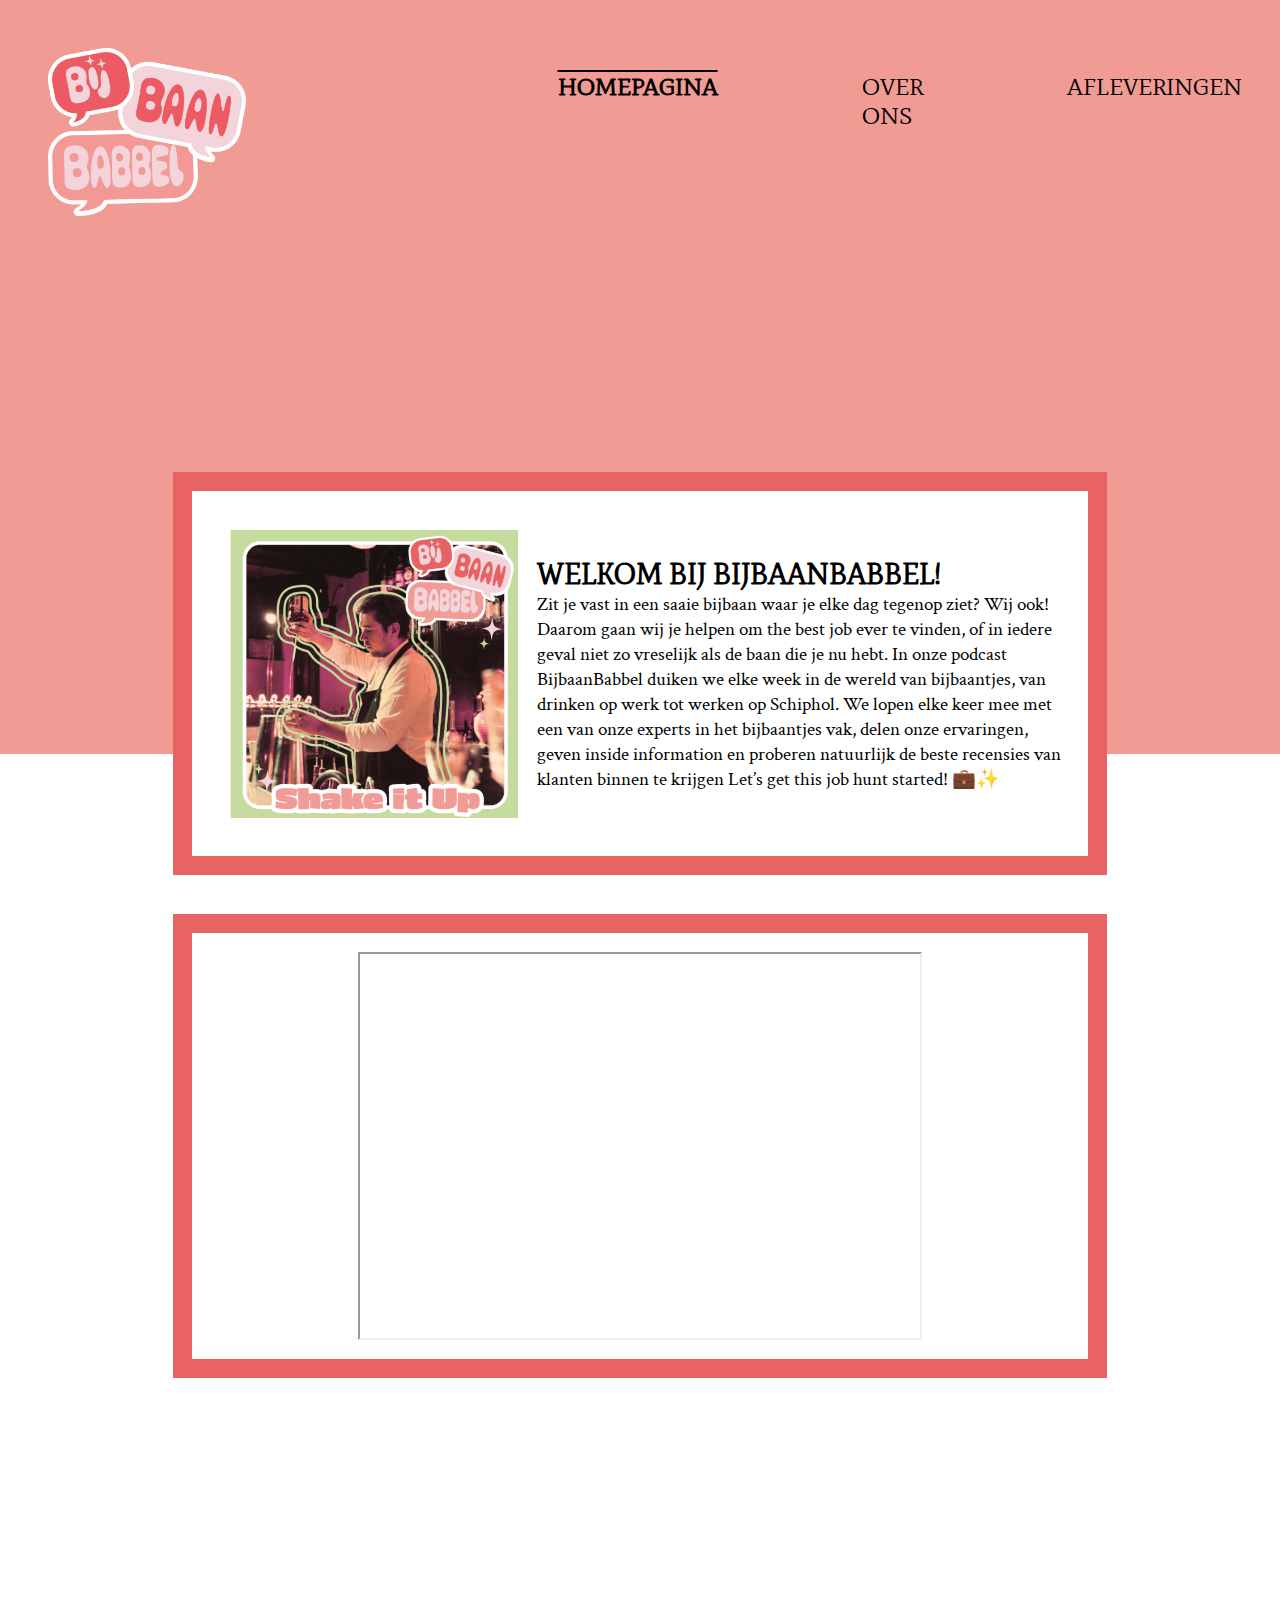
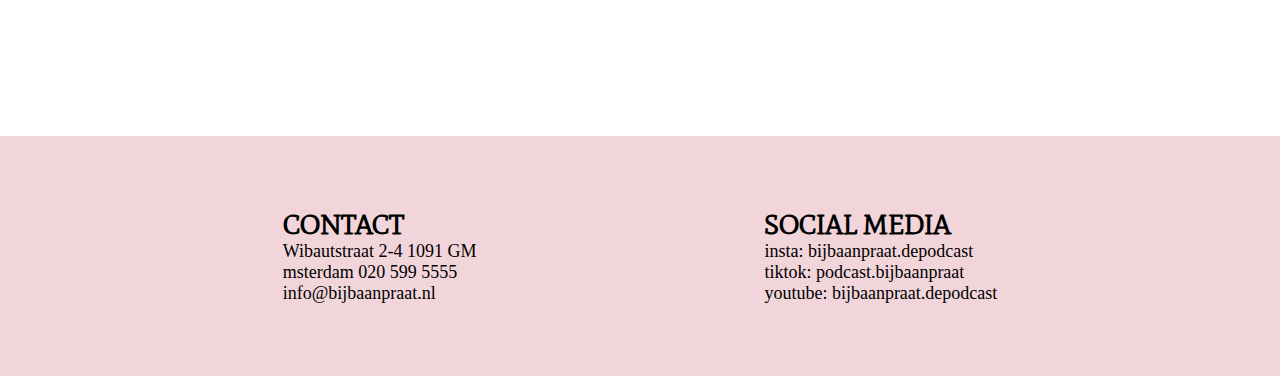
<file: index.html>
<!DOCTYPE html>
<html lang="nl">

<head>
    <meta charset="UTF-8">
    <meta name="viewport" content="width=device-width, initial-scale=1.0">
    <title>BijbaanBabbel</title>
    <link rel="stylesheet" href="style/podcast.css">

</head>

<body>
    <header>
        <img src="img/logo.png" alt="logo">
        <nav>
            <ul>
                <li><a class="huidig" href="index.html">homepagina</a></li>
                <li><a href="overons.html">over ons</a></li>
                <li><a href="afleveringen.html">afleveringen</a></li>
            </ul>
        </nav>
    </header>
    <main id="podcast">
        <h1>homepagina</h1>
        <div>
            <img src="img/bar.png" alt="bar foto">
            <article>
                <h2>Welkom bij Bijbaanbabbel!</h2>
                <p>Zit je vast in een saaie bijbaan waar je elke dag tegenop ziet? Wij ook! Daarom gaan wij je helpen om
                    the
                    best job ever te vinden, of in iedere geval niet zo vreselijk als de baan die je nu hebt.
                    In onze podcast BijbaanBabbel duiken we elke week in de wereld van bijbaantjes, van drinken op werk
                    tot
                    werken op Schiphol.
                    We lopen elke keer mee met een van onze experts in het bijbaantjes vak, delen onze ervaringen, geven
                    inside information en proberen natuurlijk de beste recensies van klanten binnen te krijgen
                    Let’s get this job hunt started! 💼✨
                </p>
            </article>
        </div>

        <div>
            <iframe width="560" height="315" src="https://www.youtube.com/embed/_AzrWgLuKN0?si=2oM8kexn6m_iwkJ3"
                title="YouTube video player"
                allow="accelerometer; autoplay; clipboard-write; encrypted-media; gyroscope; picture-in-picture; web-share"
                referrerpolicy="strict-origin-when-cross-origin" allowfullscreen></iframe>
        </div>
    </main>
    <footer>
        <div>
            <h2>contact</h2>
            <ul>
                <li>Wibautstraat 2-4 1091 GM</li>
                <li>msterdam 020 599 5555</li>
                <li>info@bijbaanpraat.nl</li>
            </ul>
        </div>
        <div>
            <h2>social media</h2>
            <ul>
                <li>insta: bijbaanpraat.depodcast</li>
                <li>tiktok: podcast.bijbaanpraat</li>
                <li>youtube: bijbaanpraat.depodcast</li>
            </ul>
        </div>
    </footer>
</body>

</html>
</file>
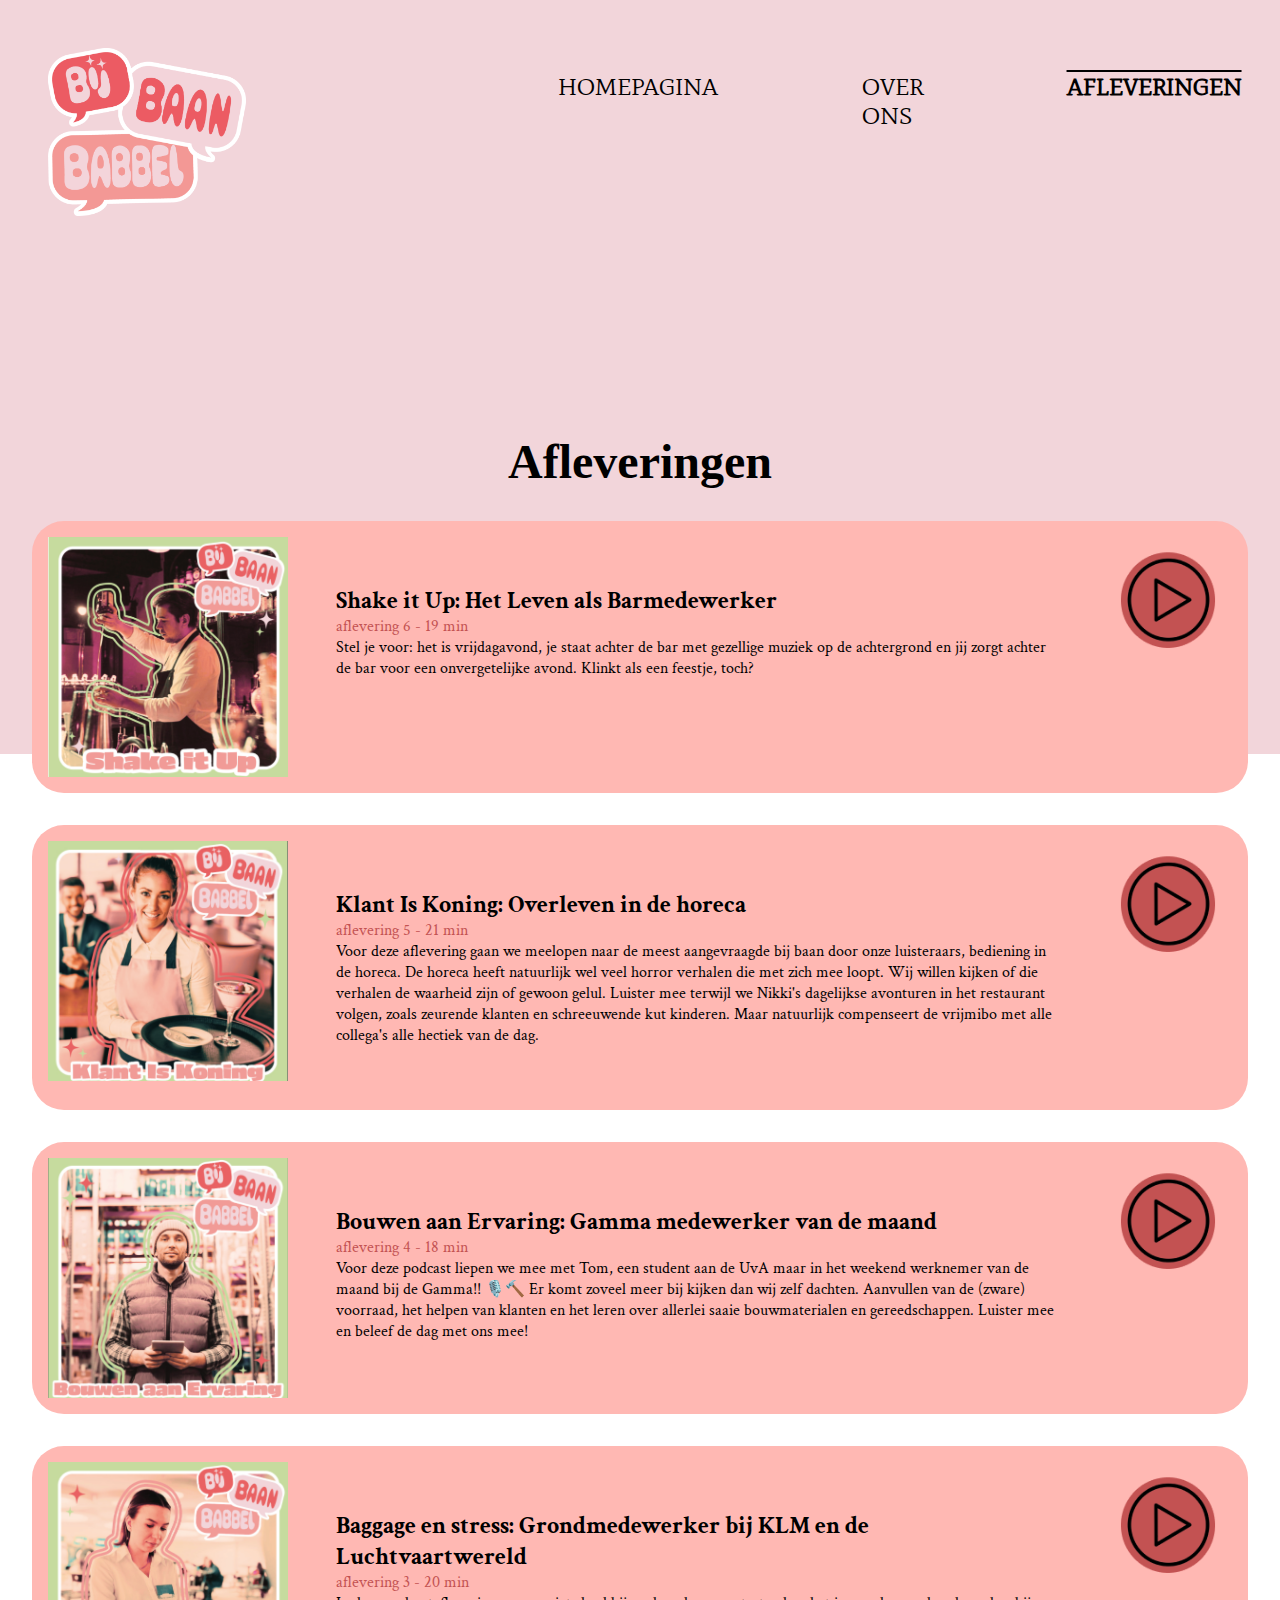
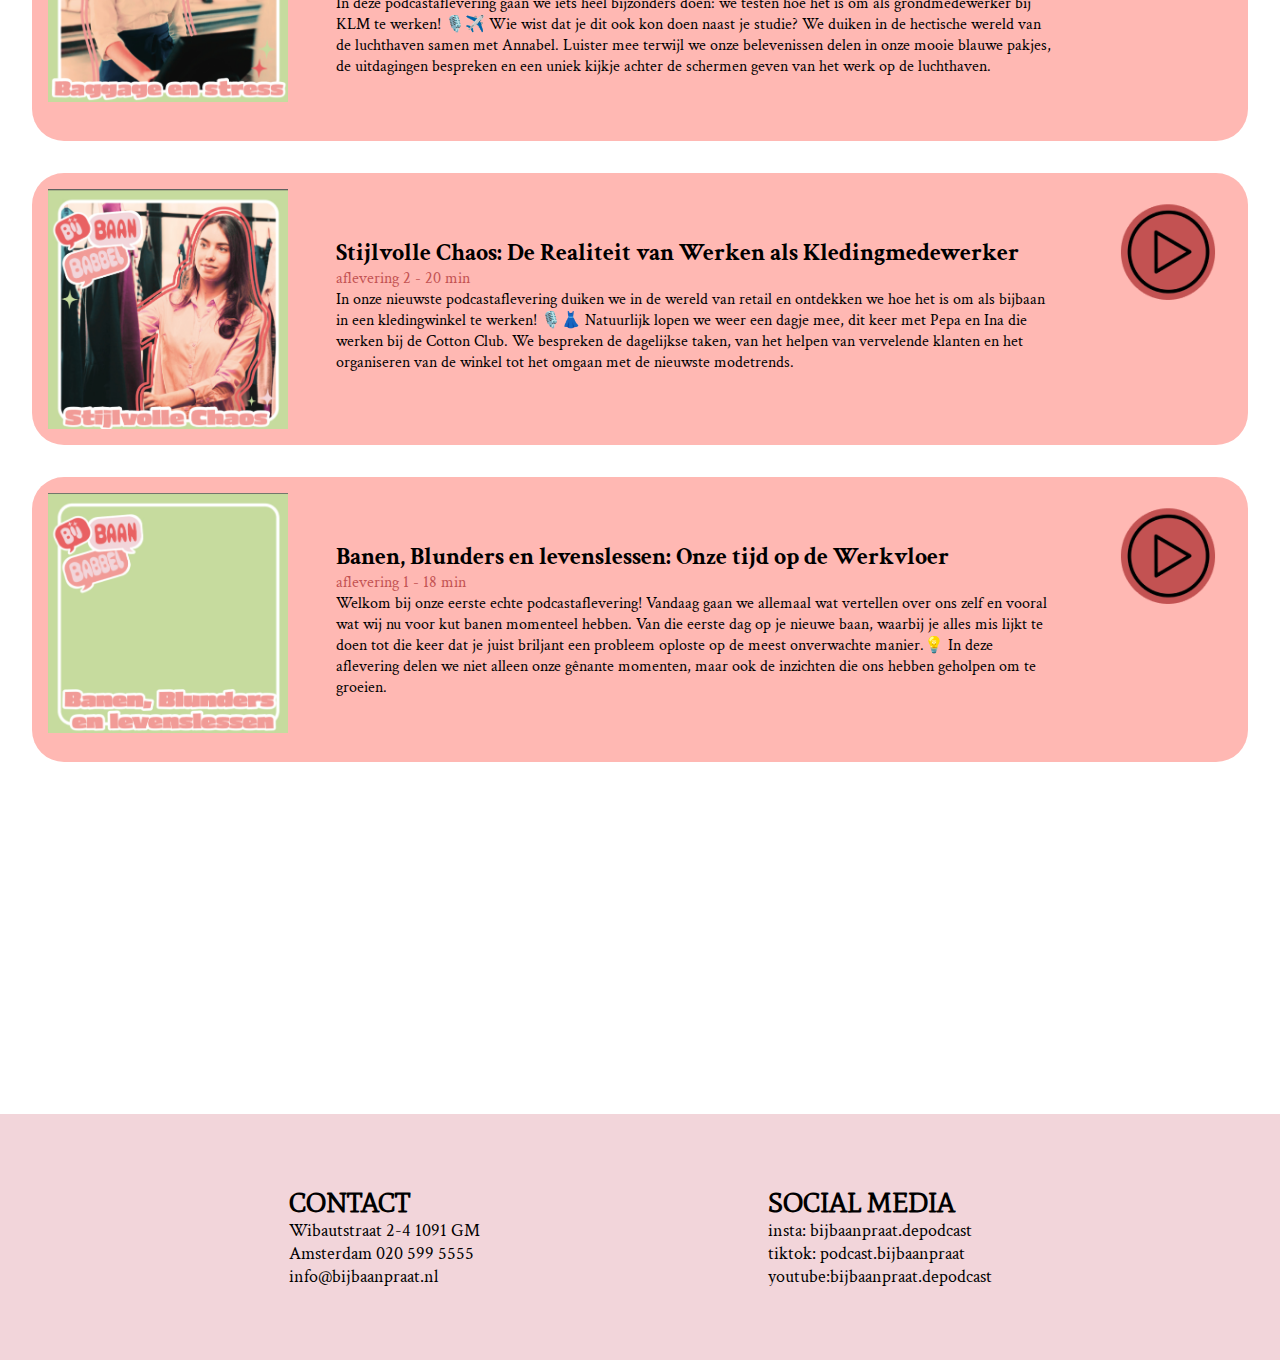
<file: afleveringen.html>
<!DOCTYPE html>
<html lang="nl">

<head>
    <meta charset="UTF-8">
    <meta name="viewport" content="width=device-width, initial-scale=1.0">
    <title>BijbaanBabbel</title>
    <link rel="stylesheet" href="style/podcast.css">
</head>

<body>
    <header id="headerlicht">
        <img src="img/logo.png" alt="logo">
        <nav>
            <ul>
                <li><a href="index.html">homepagina</a></li>
                <li><a href="overons.html">over ons</a></li>
                <li><a class="huidig" href="afleveringen.html">afleveringen</a></li>
            </ul>
        </nav>
    </header>
    <main id="afleveringen">
        <h1>Afleveringen</h1>
        <article>
            <img src="img/bar.png" alt="barman">
            <div>
                <h2>Shake it Up: Het Leven als Barmedewerker</h2>
                <p class="aflevering">aflevering 6 - 19 min</p>
                <p>Stel je voor: het is vrijdagavond, je staat achter de bar met gezellige muziek op de achtergrond en
                    jij zorgt achter de bar voor een onvergetelijke avond. Klinkt als een feestje, toch?</p>
            </div>
            <a href="https://open.spotify.com/"><img src="img/play.png" alt="playknop"></a>
        </article>
        <article>
            <img src="img/serveren.png" alt="horeca">
            <div>
                <h2>Klant Is Koning: Overleven in de horeca</h2>
                <p class="aflevering">aflevering 5 - 21 min</p>
                <p>Voor deze aflevering gaan we meelopen naar de meest aangevraagde bij baan door onze luisteraars,
                    bediening in de horeca. De horeca heeft natuurlijk wel veel horror verhalen die met zich mee loopt.
                    Wij willen kijken of die verhalen de waarheid zijn of gewoon gelul. Luister mee terwijl we Nikki's
                    dagelijkse avonturen in het restaurant volgen, zoals zeurende klanten en schreeuwende kut kinderen.
                    Maar natuurlijk compenseert de vrijmibo met alle collega's alle hectiek van de dag. </p>
            </div>
            <a href="https://open.spotify.com/"><img src="img/play.png" alt="playknop"></a>
        </article>
        <article>
            <img src="img/bouw.png" alt="bouwwinkel">
            <div>
                <h2>Bouwen aan Ervaring: Gamma medewerker van de maand</h2>
                <p class="aflevering">aflevering 4 - 18 min</p>
                <p>Voor deze podcast liepen we mee met Tom, een student aan de UvA maar in het weekend werknemer van de
                    maand bij de Gamma!! 🎙️🔨
                    Er komt zoveel meer bij kijken dan wij zelf dachten. Aanvullen van de (zware) voorraad, het helpen
                    van klanten en het leren over allerlei saaie bouwmaterialen en gereedschappen. Luister mee en beleef
                    de dag met ons mee!</p>
            </div>
            <a href="https://open.spotify.com/"><img src="img/play.png" alt="playknop"></a>
        </article>
        <article>
            <img src="img/klm.png" alt="klm medewerker">
            <div>
                <h2>Baggage en stress: Grondmedewerker bij KLM en de Luchtvaartwereld</h2>
                <p class="aflevering">aflevering 3 - 20 min</p>
                <p>In deze podcastaflevering gaan we iets heel bijzonders doen: we testen hoe het is om als
                    grondmedewerker bij KLM te werken! 🎙️✈️
                    Wie wist dat je dit ook kon doen naast je studie? We duiken in de hectische wereld van de luchthaven
                    samen met Annabel. Luister mee terwijl we onze belevenissen delen in onze mooie blauwe pakjes, de
                    uitdagingen bespreken en een uniek kijkje achter de schermen geven van het werk op de luchthaven.
                </p>
            </div>
            <a href="https://open.spotify.com/"><img src="img/play.png" alt="playknop"></a>
        </article>
        <article>
            <img src="img/kleding.png" alt="Kledingmedewerker">
            <div>
                <h2>Stijlvolle Chaos: De Realiteit van Werken als Kledingmedewerker</h2>
                <p class="aflevering">aflevering 2 - 20 min</p>
                <p>In onze nieuwste podcastaflevering duiken we in de wereld van retail en ontdekken we hoe het is om
                    als bijbaan in een kledingwinkel te werken! 🎙️👗
                    Natuurlijk lopen we weer een dagje mee, dit keer met Pepa en Ina die werken bij de Cotton Club. We
                    bespreken de dagelijkse taken, van het helpen van vervelende klanten en het organiseren van de
                    winkel tot het omgaan met de nieuwste modetrends.</p>
            </div>
            <a href="https://open.spotify.com/"><img src="img/play.png" alt="playknop"></a>
        </article>
        <article>
            <img src="img/eerste.png" alt="eerste aflevering">
            <div>
                <h2>Banen, Blunders en levenslessen: Onze tijd op de Werkvloer</h2>
                <p class="aflevering">aflevering 1 - 18 min</p>
                <p>Welkom bij onze eerste echte podcastaflevering! Vandaag gaan we allemaal wat vertellen over ons zelf
                    en vooral wat wij nu voor kut banen momenteel hebben. Van die eerste dag op je nieuwe baan, waarbij
                    je alles mis lijkt te doen tot die keer dat je juist briljant een probleem oploste op de meest
                    onverwachte manier.💡 In deze aflevering delen we niet alleen onze gênante momenten, maar ook de
                    inzichten die ons hebben geholpen om te groeien.</p>
            </div>
            <a href="https://open.spotify.com/"><img src="img/play.png" alt="playknop"></a>
        </article>

    </main>
    <footer>
        <div>
            <h2>contact</h2>
            <p>Wibautstraat 2-4 1091 GM</p>
            <p>Amsterdam 020 599 5555</p>
            <p>info@bijbaanpraat.nl</p>
        </div>
        <div>
            <h2>social media</h2>
            <p>insta: bijbaanpraat.depodcast</p>
            <p>tiktok: podcast.bijbaanpraat</p>
            <p>youtube:bijbaanpraat.depodcast</p>
        </div>
    </footer>
</body>

</html>
</file>
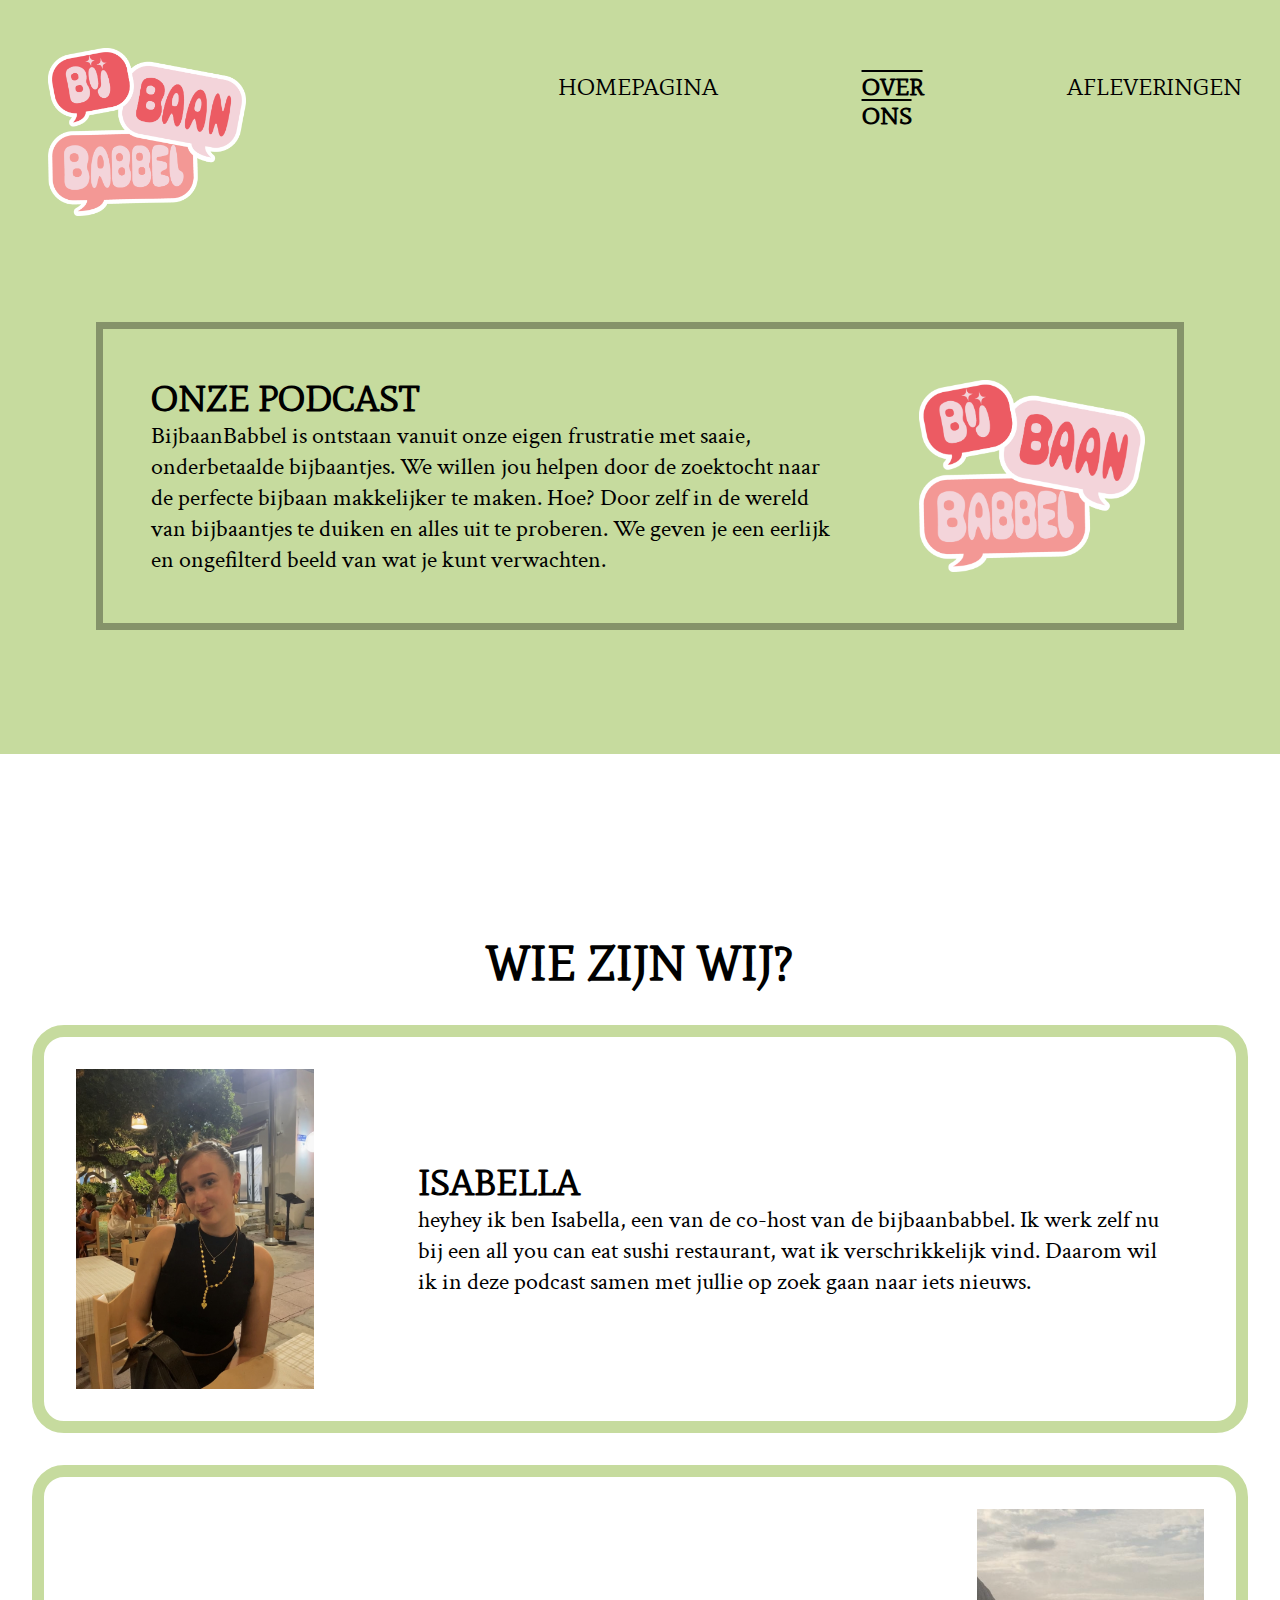
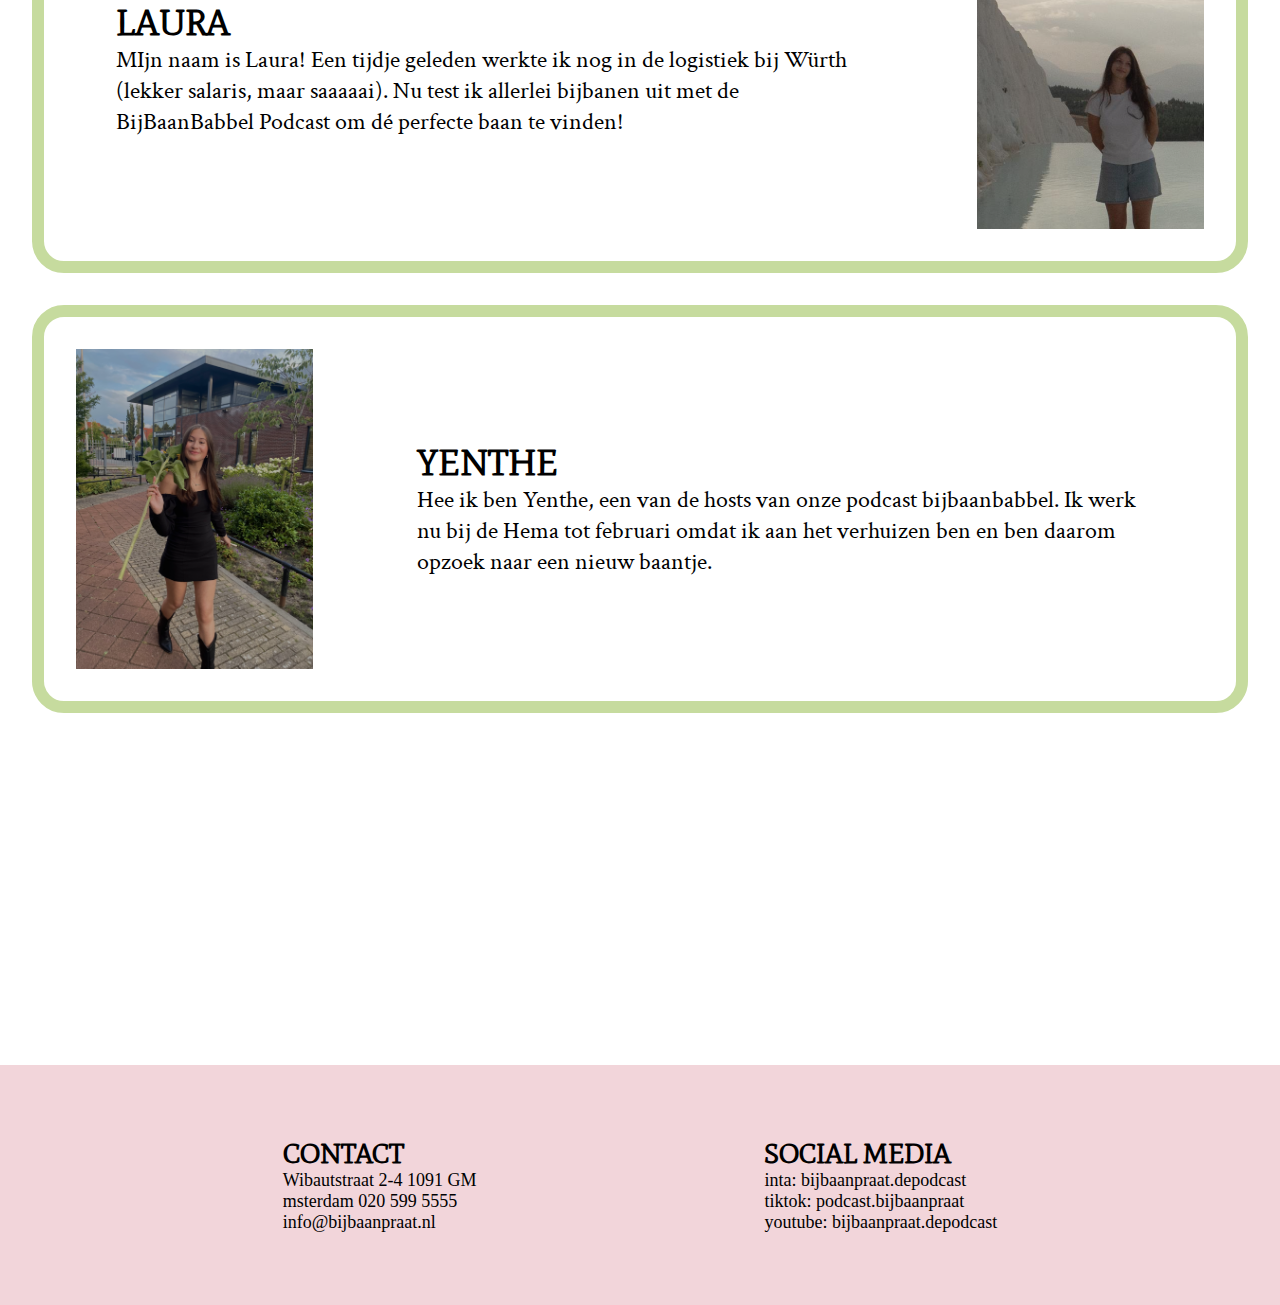
<file: overons.html>
<!DOCTYPE html>
<html lang="nl">

<head>
    <meta charset="UTF-8">
    <meta name="viewport" content="width=device-width, initial-scale=1.0">
    <title>BijbaanBabbel</title>
    <link rel="stylesheet" href="style/podcast.css">
</head>

<body>
    <header id="headerkleurgroen">
        <img src="img/logo.png" alt="logo">
        <nav>
            <ul>
                <li><a href="index.html">homepagina</a></li>
                <li><a class="huidig" href="overons.html">over ons</a></li>
                <li><a href="afleveringen.html">afleveringen</a></li>
            </ul>
        </nav>
    </header>
    <main id="ons">
        <h1>over ons</h1>
        <div id="overons">
            <section>
                <h2>onze podcast</h2>
                <p>
                    BijbaanBabbel is ontstaan vanuit onze eigen frustratie met saaie, onderbetaalde bijbaantjes. We
                    willen jou helpen door de zoektocht naar de perfecte bijbaan makkelijker te maken. Hoe? Door zelf in
                    de wereld van bijbaantjes te duiken en alles uit te proberen. We geven je een eerlijk en ongefilterd
                    beeld van wat je kunt verwachten.
                </p>
            </section>
            <img src="img/logo.png" alt="logo">
        </div>
        <h2 id="wiezijnwij">Wie zijn wij?</h2>
        <div class="wij">
            <img src="img/contentisabella.png" alt="isabella">
            <section>
                <h2>Isabella</h2>
                <p>heyhey ik ben Isabella, een van de co-host van de bijbaanbabbel. Ik werk zelf nu bij een all you can
                    eat sushi restaurant, wat ik verschrikkelijk vind. Daarom wil ik in deze podcast samen met jullie op
                    zoek gaan naar iets nieuws. </p>
            </section>
        </div>
        <div class="wij">
            <section>
                <h2>Laura</h2>
                <p>MIjn naam is Laura! Een tijdje geleden werkte ik nog in de logistiek bij Würth (lekker salaris, maar
                    saaaaai). Nu test ik allerlei bijbanen uit met de BijBaanBabbel Podcast om dé perfecte baan te
                    vinden!</p>
            </section>
            <img src="img/contentlaura.png" alt="laura">
        </div>
        <div class="wij">
            <img src="img/contentyentheklein.png" alt="yenthe">
            <section>
                <h2>Yenthe</h2>
                <p>Hee ik ben Yenthe, een van de hosts van onze podcast bijbaanbabbel. Ik werk nu bij de Hema tot
                    februari omdat ik aan het verhuizen ben en ben daarom opzoek naar een nieuw baantje. </p>
            </section>
        </div>
    </main>
    <footer>
        <div>
            <h2>contact</h2>
            <ul>
                <li>Wibautstraat 2-4 1091 GM</li>
                <li>msterdam 020 599 5555</li>
                <li>info@bijbaanpraat.nl</li>
            </ul>
        </div>
        <div>
            <h2>social media</h2>
            <ul>
                <li>inta: bijbaanpraat.depodcast</li>
                <li>tiktok: podcast.bijbaanpraat</li>
                <li>youtube: bijbaanpraat.depodcast</li>
            </ul>
        </div>
    </footer>
</body>

</html>
</file>
<file: style/podcast.css>
/* font */
@import url('https://fonts.googleapis.com/css2?family=Crimson+Text&family=Libre+Caslon+Display&family=Luckiest+Guy&display=swap');
@import url('https://fonts.googleapis.com/css2?family=Mate:ital@0;1&display=swap');

p {
    font-family: "crimson text";
}

a {
    font-family: "Mate";
    text-transform: uppercase;

}

h2 {
    font-family: "Mate";
    text-transform: uppercase;
}


/* algemeen */
* {
    padding: 0;
    margin: 0;
}

#ons h1 {
    clip: rect(0 0 0 0);
    clip-path: inset(50%);
    height: 1px;
    overflow: hidden;
    position: absolute;
    white-space: nowrap;
    width: 1px;
}

#podcast h1 {
    clip: rect(0 0 0 0);
    clip-path: inset(50%);
    height: 1px;
    overflow: hidden;
    position: absolute;
    white-space: nowrap;
    width: 1px;
}

li{
    list-style: none;
}

/* https://www.a11yproject.com/posts/how-to-hide-content/ */

.huidig {
    font-weight: 1000;
    text-decoration: overline;
}

main {
    position: relative;
    top: -20em;
}

/* fotos  */

header img {
    width: 9em;
    height: 7em;
    padding: 2em;
}

#podcast img {
    width: 15em;
    height: 15em;
    margin: 1em;
}

article img {
    width: 15em;
    height: 15em;
}


#overons img {
    width: 15em;
    height: 12em;
    margin: 2em;
}

#afleveringen a img {
    width: 8em;
    height: 8em;
}

.wij img {
    width: 15em;
    height: 20em;
    margin: 2em;
}



/* header */

nav ul {
    display: flex;
    list-style: none;
    padding-left: 8em;
    padding-bottom: 23em;

}


nav li {
    padding: 3em;

}

header {
    display: flex;
    background-color: #F19B95;
    font-size: x-large;

}

a {
    text-decoration: none;
}

header li:hover {
    font-weight: 1000;
}

a:link {
    color: black;
}

a:visited {
    color: black;
}

/* footer  */

footer {
    background-color: #F2D5DA;
    display: flex;
    justify-content: center;
    font-size: large;

}

footer div {
    padding: 4em;
    padding-left: 8em;
    padding-right: 8em;
    justify-content: center;

}


/* afleveringen */

h1 {
    display: flex;
    justify-content: center;
    font-size: 3em
}

#headerlicht {
    background-color: #F2D5DA;
}

#afleveringen article {
    padding: 1em;
    margin: 2em;
    background-color: #FFB8B3;
    border-radius: 2em;
    display: flex;

}

#afleveringen article:hover {
    background-color: #C6DB9E;
    animation-name: fadeIn;
    animation-duration: 2s;
    animation-delay: 0.5s;
    animation-fill-mode: both;
}


@keyframes fadeIn {
    0% {
        background-color: #FFB8B3;
    }

    30% {
        background-color: #FFB8B3;
    }

    100% {
        background-color: #C6DB9E;
    }
}

#afleveringen article div h2 {
    font-family: "crimson text";
    text-transform: none;
}

#afleveringen article div {
    padding: 3em;
    display: block;
}

.aflevering {
    color: #C35252;
}

button {
    background: 0%;
    border: none;
    font-weight: 900
}

/* over ons */

#headerkleurgroen {
    background-color: #C6DB9E;
}

#overons {
    display: flex;
    border: solid #85936A 7px;
    margin: 6em;
    background-color: #C6DB9E;
    align-items: center;
    position: relative;
    top: -13em;
}

#overons section {
    margin: 2em;
    font-size: x-large;
}

main div {
    display: flex;
    align-items: center;
}

main div section {
    margin: 3em;
    font-size: x-large;
}

#wiezijnwij {
    display: flex;
    justify-content: center;
    font-size: 3em;
}

.wij {
    border: solid #C6DB9E 0.8em;
    margin: 2em;
    border-radius: 2em;
}

/* homepagina  */

#podcast div {
    display: flex;
    padding: 1em;
    border: solid #EA6363 1em;
    margin: 2em;
    margin-left: 9em;
    margin-right: 9em;
    align-items: center;
    font-size: larger;
    background-color: rgb(255, 255, 255);
}

#podcast section {
    margin: 2em;

}

#podcast iframe {
    margin: auto;
    height: 20em;

}
</file>
